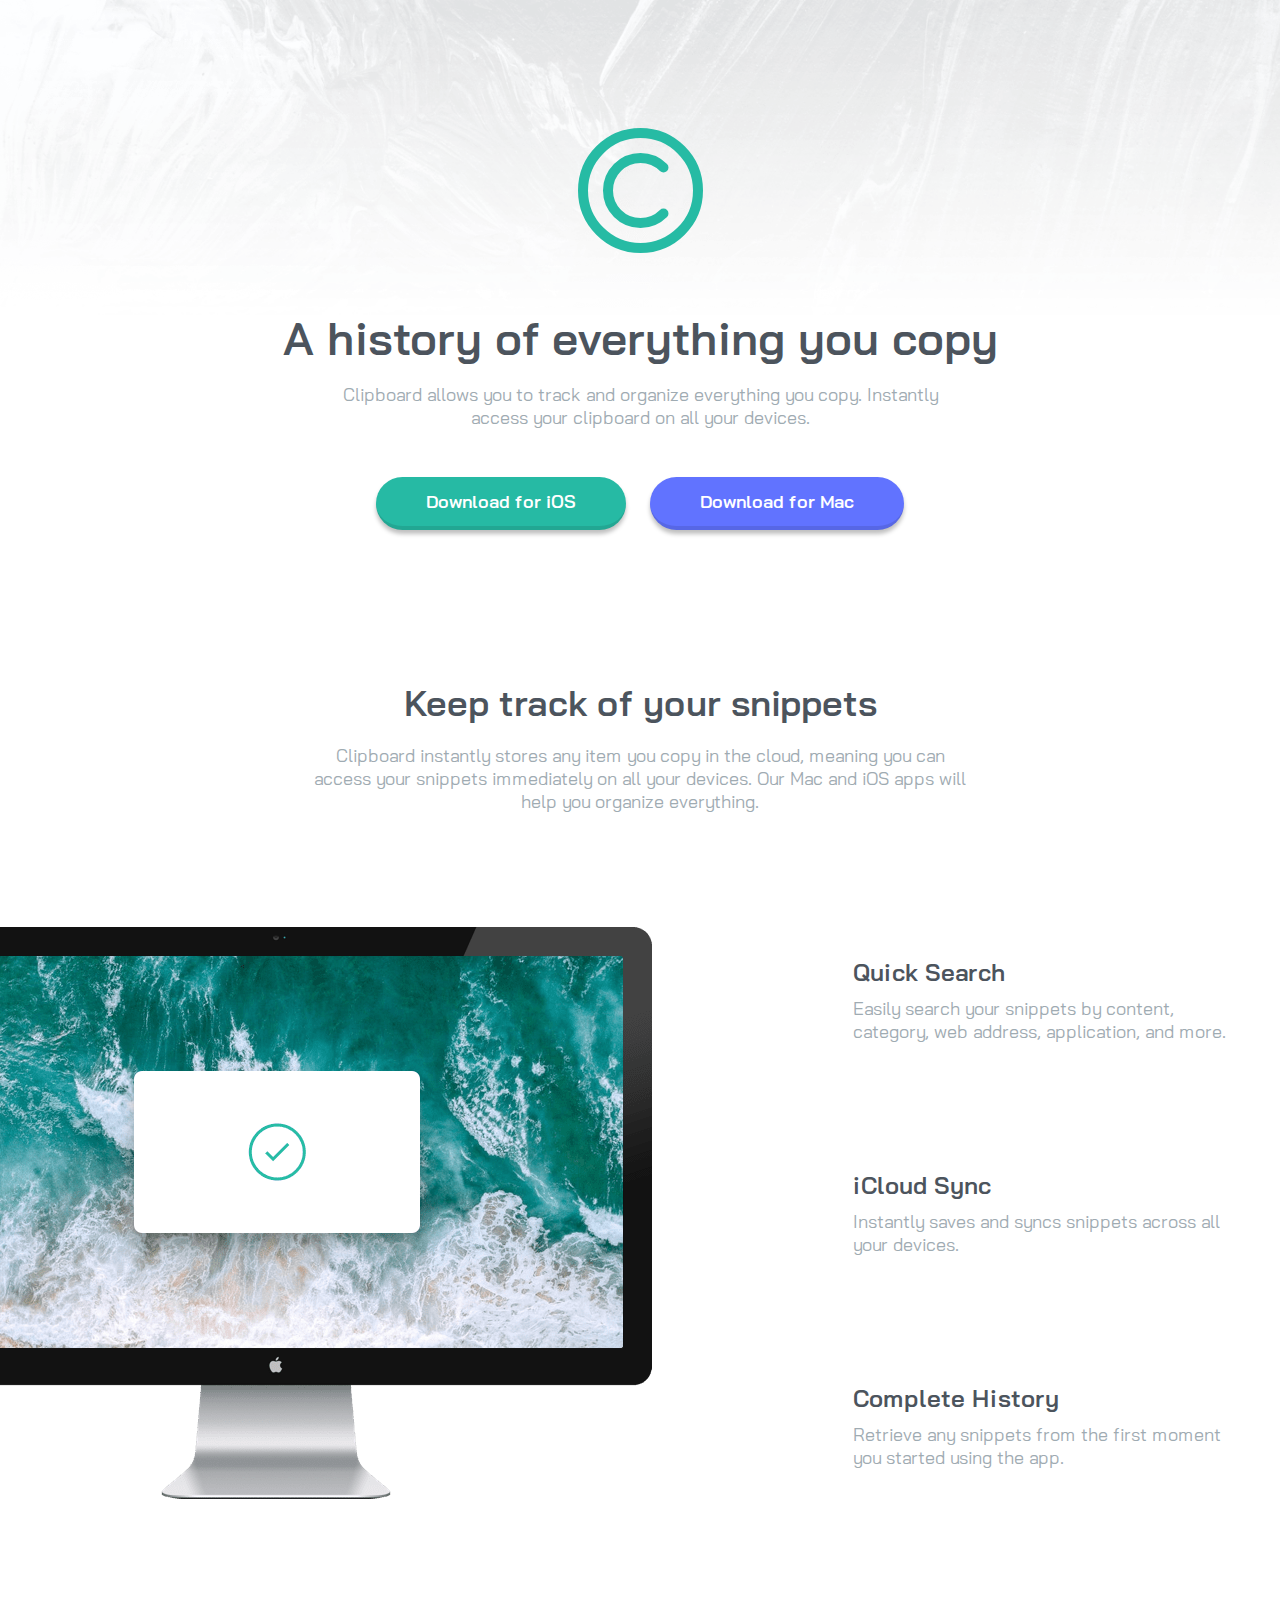
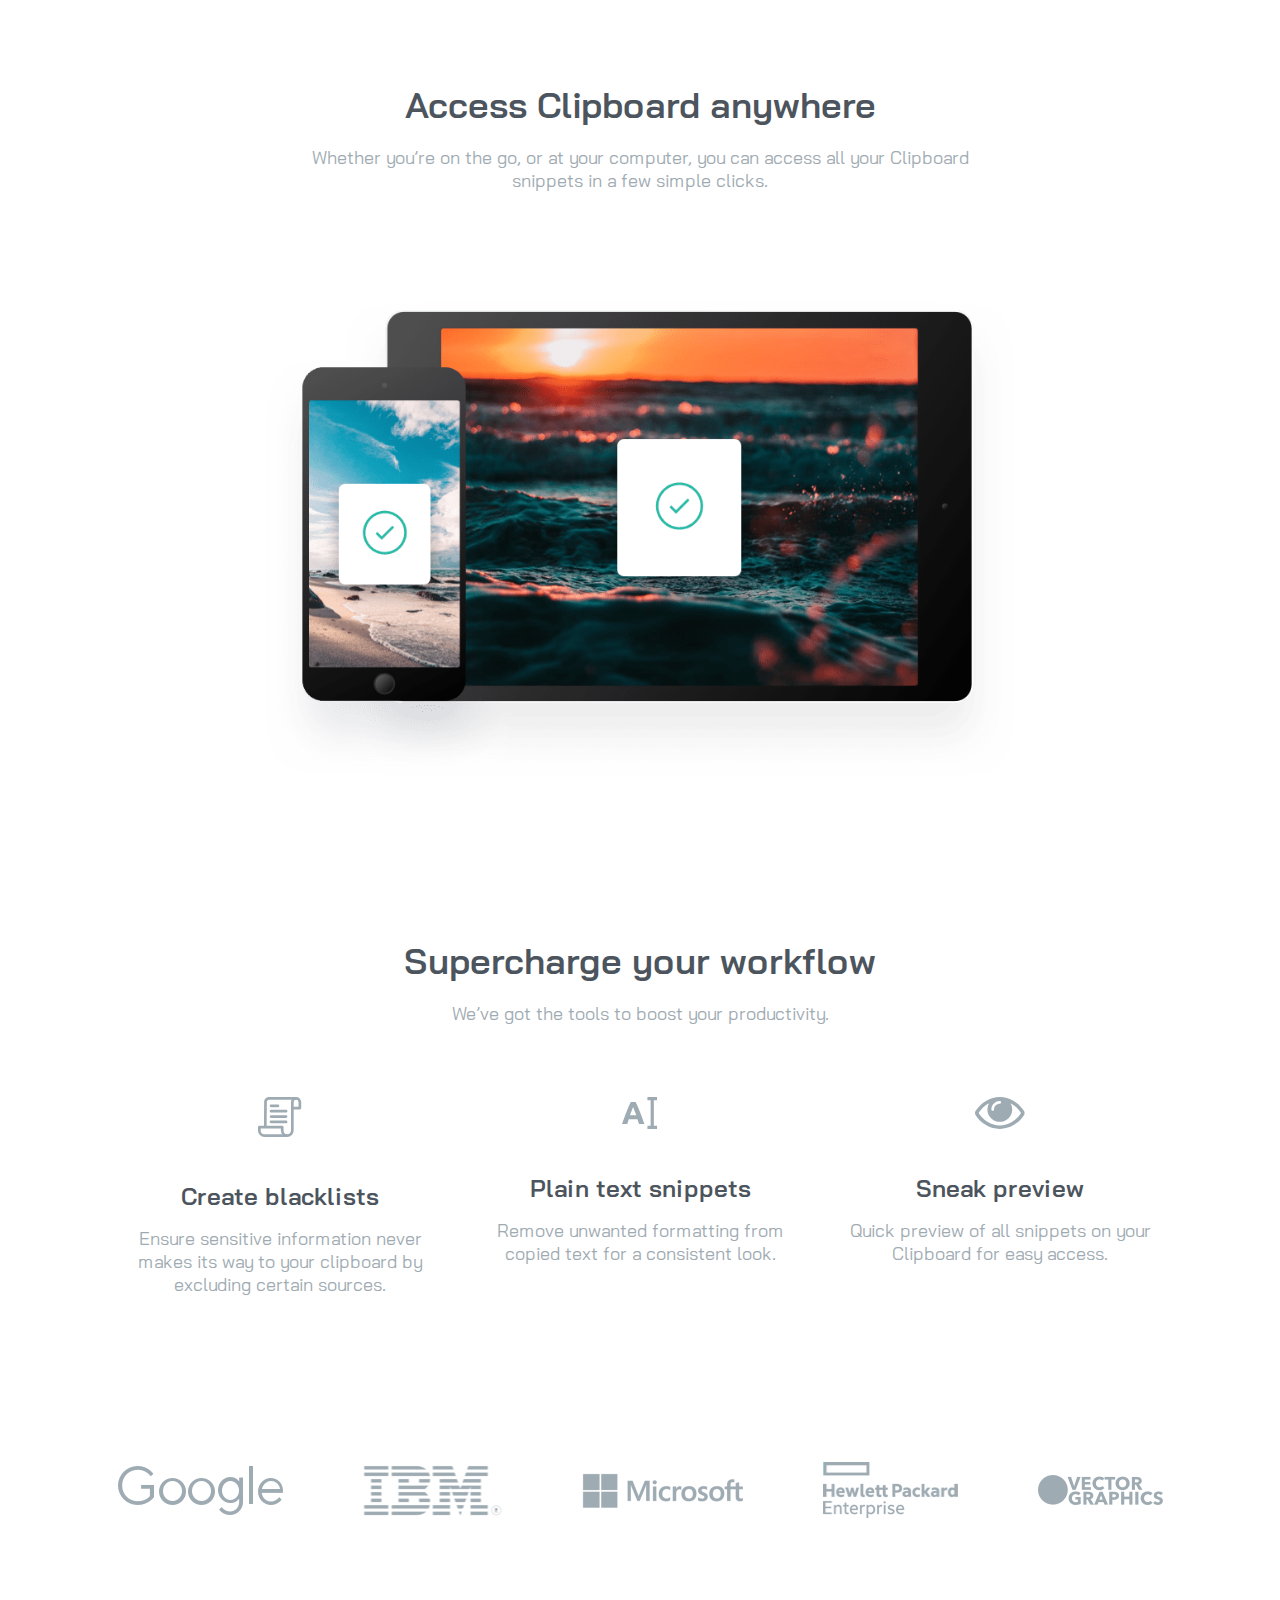
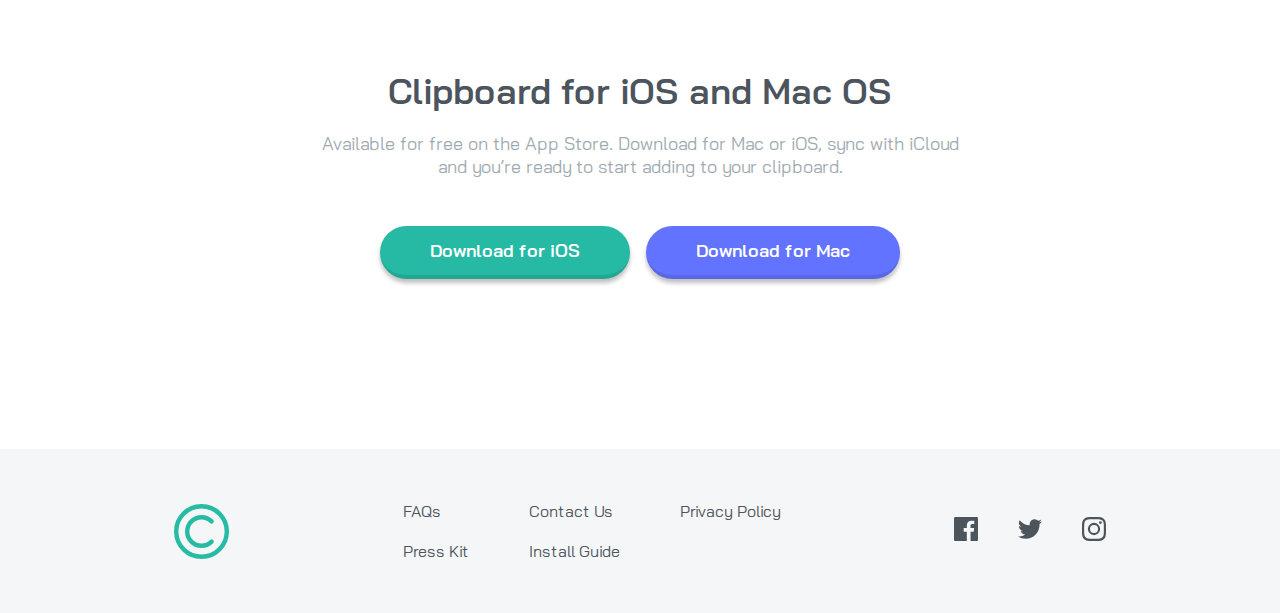
<file: clipboard-landing-page/src/index.html>
<!DOCTYPE html>
<html lang="en">
<head>
  <meta charset="UTF-8">
  <meta name="viewport" content="width=device-width, initial-scale=1.0">
  <link rel="preconnect" href="https://fonts.gstatic.com">
  <link href="https://fonts.googleapis.com/css2?family=Bai+Jamjuree:wght@400;600&display=swap" rel="stylesheet"> 
  <link rel="icon" type="image/png" sizes="32x32" href="./images/favicon-32x32.png">
  <link rel="stylesheet" href="css/main.css">
  <title>Clipboard landing page</title>
</head>
<body>





  <main class="main">





    <header class="hero">

      <img src="./images/logo.svg" alt="" class="logo hero__logo">

      <h1 class="heading hero__headline">A history of everything you copy</h1>
      <p class="paragraph hero__supporting">
        Clipboard allows you to track and organize everything you
        copy. Instantly access your clipboard on all your devices.
      </p>

      <nav class="hero__buttons">
        <a href="" class="btn btn--primary hero__button">Download for iOS</a>
        <a href="" class="btn btn--accent hero__button">Download for Mac</a>
      </nav>

    </header>





    <section class="benefits">

      <div class="benefits__top-cntnr">
        <h2 class="subheading benefits__subheading">Keep track of your snippets</h2>
        <p class="paragraph benefits__supporting">
          Clipboard instantly stores any item you copy in the cloud,
          meaning you can access your snippets immediately on all your
          devices. Our Mac and iOS apps will help you organize everything.
        </p>
      </div>

      <div class="benefits__left-cntnr">
        <img src="./images/image-computer.png" alt="" class="benefits__img">
      </div>

      <div class="benefits__right-cntnr">
        <h3 class="sub3heading benefits__benefit">Quick Search</h3>
        <p class="paragraph benefits__description">
          Easily search your snippets by content, category, web address, application, and more.
        </p>
      </div>

      <div class="benefits__right-cntnr">
        <h3 class="sub3heading benefits__benefit">iCloud Sync</h3>
        <p class="paragraph benefits__description">
          Instantly saves and syncs snippets across all your devices.
        </p>
      </div>

      <div class="benefits__right-cntnr">
        <h3 class="sub3heading benefits__benefit">Complete History</h3>
        <p class="paragraph benefits__description benefits__description--last">
          Retrieve any snippets from the first moment you started using the app.
        </p>
      </div>

    </section>





    <section class="reinforcement">

      <h2 class="subheading reinforcement__subheading">Access Clipboard anywhere</h2>
      <p class="paragraph reinforcement__supporting">
        Whether you’re on the go, or at your computer, you can access all your Clipboard
        snippets in a few simple clicks.
      </p>

      <img src="./images/image-devices.png" alt="" class="reinforcement__img">

    </section>





    <section class="features">

      <div class="features__intro">
        <h2 class="subheading features__subheading">Supercharge your workflow</h2>
        <p class="paragraph features__supporting">
          We’ve got the tools to boost your productivity.
        </p>
      </div>

      <div class="features__item">
        <img src="./images/icon-blacklist.svg" alt="" class="features__icon">
        <h3 class="sub3heading features__feature">Create blacklists</h3>
        <p class="paragraph features__description">
          Ensure sensitive information never makes its way to your clipboard by excluding certain sources.
        </p>
      </div>

      <div class="features__item">
        <img src="./images/icon-text.svg" alt="" class="features__icon">
        <h3 class="sub3heading features__feature">Plain text snippets</h3>
        <p class="paragraph features__description">
          Remove unwanted formatting from copied text for a consistent look.
        </p>
      </div>

      <div class="features__item">
        <img src="./images/icon-preview.svg" alt="" class="features__icon">
        <h3 class="sub3heading features__feature">Sneak preview</h3>
        <p class="paragraph features__description features__description--last">
          Quick preview of all snippets on your Clipboard for easy access.
        </p>
      </div>

    </section>





    <figure class="sponsors">
      <img src="./images/logo-google.png" alt="Sponsored by Google" class="sponsor">
      <img src="./images/logo-ibm.png" alt="Sponsored by IBM" class="sponsor">
      <img src="./images/logo-microsoft.png" alt="Sponsored by Microsoft" class="sponsor">
      <img src="./images/logo-hp.png" alt="Sponsored by Hewlett Packard" class="sponsor">
      <img src="./images/logo-vector-graphics.png" alt="Sponsored by Vector Graphics" class="sponsor">
    </figure>





    <section class="download">

      <h2 class="subheading download__subheading">Clipboard for iOS and Mac OS</h2>
      <p class="paragraph download__supporting">
        Available for free on the App Store. Download for Mac or iOS, sync with iCloud
        and you’re ready to start adding to your clipboard.
      </p>

      <nav class="download__buttons">
        <a href="" class="btn btn--primary download__button">Download for iOS</a>
        <a href="" class="btn btn--accent download__button">Download for Mac</a>
      </nav>

    </section>





  </main>





  <footer class="footer">

    <img src="./images/logo.svg" alt="" class="logo footer__logo">

    <nav class="footer__nav">
      <a href="" class="footer__link">FAQs</a>
      <a href="" class="footer__link">Contact Us</a>
      <a href="" class="footer__link">Privacy Policy</a>
      <a href="" class="footer__link">Press Kit</a>
      <a href="" class="footer__link">Install Guide</a>
    </nav>

    <nav class="socials">
      <a href="https://web.facebook.com/" aria-label="Follow us on facebook" target="_blank">
        <span class="sr-only">facebook</span>
        <svg width="24" height="24" xmlns="http://www.w3.org/2000/svg"><path d="M22.675 0H1.325C.593 0 0 .593 0 1.325v21.351C0 23.407.593 24 1.325 24H12.82v-9.294H9.692v-3.622h3.128V8.413c0-3.1 1.893-4.788 4.659-4.788 1.325 0 2.463.099 2.795.143v3.24l-1.918.001c-1.504 0-1.795.715-1.795 1.763v2.313h3.587l-.467 3.622h-3.12V24h6.116c.73 0 1.323-.593 1.323-1.325V1.325C24 .593 23.407 0 22.675 0z" fill="#4C545C" fill-rule="nonzero" class="social"/></svg>
      </a>
      <a href="https://twitter.com/" aria-label="Follow us on twitter" target="_blank">
        <span class="sr-only">twitter</span>
        <svg width="24" height="20" xmlns="http://www.w3.org/2000/svg"><path d="M24 2.557a9.83 9.83 0 01-2.828.775A4.932 4.932 0 0023.337.608a9.864 9.864 0 01-3.127 1.195A4.916 4.916 0 0016.616.248c-3.179 0-5.515 2.966-4.797 6.045A13.978 13.978 0 011.671 1.149a4.93 4.93 0 001.523 6.574 4.903 4.903 0 01-2.229-.616c-.054 2.281 1.581 4.415 3.949 4.89a4.935 4.935 0 01-2.224.084 4.928 4.928 0 004.6 3.419A9.9 9.9 0 010 17.54a13.94 13.94 0 007.548 2.212c9.142 0 14.307-7.721 13.995-14.646A10.025 10.025 0 0024 2.557z" fill="#4C545C" fill-rule="nonzero" class="social"/></svg>
      </a>
      <a href="https://www.instagram.com/" aria-label="Follow us on instagram" target="_blank">
        <span class="sr-only">instagram</span>
        <svg width="24" height="24" xmlns="http://www.w3.org/2000/svg"><path d="M12 2.163c3.204 0 3.584.012 4.85.07 3.252.148 4.771 1.691 4.919 4.919.058 1.265.069 1.645.069 4.849 0 3.205-.012 3.584-.069 4.849-.149 3.225-1.664 4.771-4.919 4.919-1.266.058-1.644.07-4.85.07-3.204 0-3.584-.012-4.849-.07-3.26-.149-4.771-1.699-4.919-4.92-.058-1.265-.07-1.644-.07-4.849 0-3.204.013-3.583.07-4.849.149-3.227 1.664-4.771 4.919-4.919 1.266-.057 1.645-.069 4.849-.069zM12 0C8.741 0 8.333.014 7.053.072 2.695.272.273 2.69.073 7.052.014 8.333 0 8.741 0 12c0 3.259.014 3.668.072 4.948.2 4.358 2.618 6.78 6.98 6.98C8.333 23.986 8.741 24 12 24c3.259 0 3.668-.014 4.948-.072 4.354-.2 6.782-2.618 6.979-6.98.059-1.28.073-1.689.073-4.948 0-3.259-.014-3.667-.072-4.947-.196-4.354-2.617-6.78-6.979-6.98C15.668.014 15.259 0 12 0zm0 5.838a6.162 6.162 0 100 12.324 6.162 6.162 0 000-12.324zM12 16a4 4 0 110-8 4 4 0 010 8zm6.406-11.845a1.44 1.44 0 100 2.881 1.44 1.44 0 000-2.881z" fill="#4C545C" fill-rule="nonzero" class="social"/></svg>
      </a>
    </nav>

  </footer>





</body>
</html>
</file>
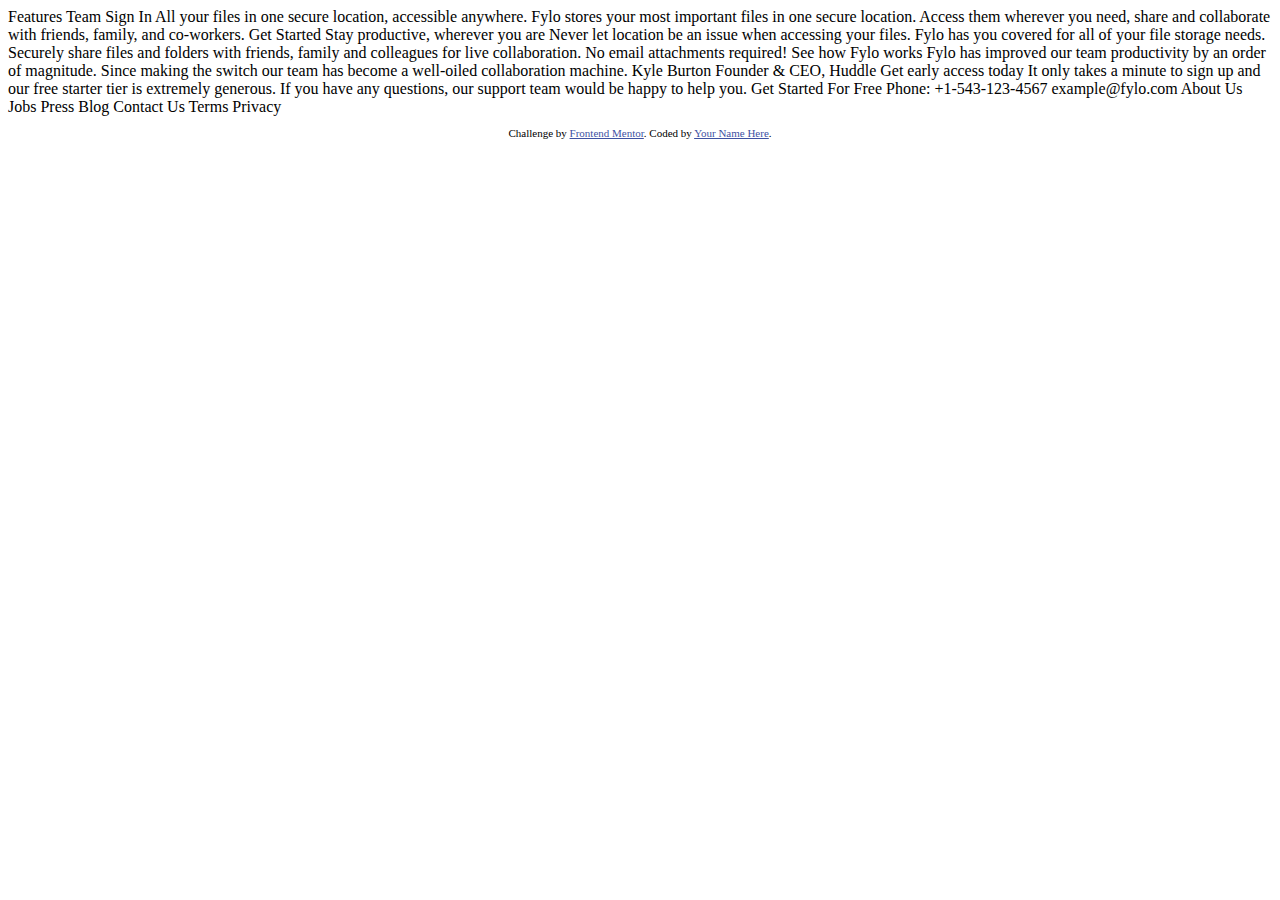
<file: fylo-landing-page-two-column-layout-main/src/index.html>
<!DOCTYPE html>
<html lang="en">
<head>
  <meta charset="UTF-8">
  <meta name="viewport" content="width=device-width, initial-scale=1.0"> <!-- displays site properly based on user's device -->

  <link rel="icon" type="image/png" sizes="32x32" href="./images/favicon-32x32.png">
  
  <title>Frontend Mentor | Fylo landing page with two column layout</title>

  <!-- Feel free to remove these styles or customise in your own stylesheet 👍 -->
  <style>
    .attribution { font-size: 11px; text-align: center; }
    .attribution a { color: hsl(228, 45%, 44%); }
  </style>
</head>
<body>

  Features
  Team
  Sign In

  All your files in one secure location, accessible anywhere.

  Fylo stores your most important files in one secure location. 
  Access them wherever you need, share and collaborate with friends, 
  family, and co-workers.

  Get Started

  Stay productive, wherever you are

  Never let location be an issue when accessing your files. Fylo has you 
  covered for all of your file storage needs.

  Securely share files and folders with friends, family and colleagues for 
  live collaboration. No email attachments required!

  See how Fylo works

  Fylo has improved our team productivity by an order of magnitude. Since 
  making the switch our team has become a well-oiled collaboration machine.

  Kyle Burton
  Founder & CEO, Huddle

  Get early access today

  It only takes a minute to sign up and our free starter tier is extremely generous. 
  If you have any questions, our support team would be happy to help you.

  Get Started For Free

  Phone: +1-543-123-4567
  example@fylo.com

  About Us
  Jobs
  Press
  Blog

  Contact Us
  Terms
  Privacy

  <footer>
    <p class="attribution">
      Challenge by <a href="https://www.frontendmentor.io?ref=challenge" target="_blank">Frontend Mentor</a>. 
      Coded by <a href="#">Your Name Here</a>.
    </p>
  </footer>
</body>
</html>
</file>
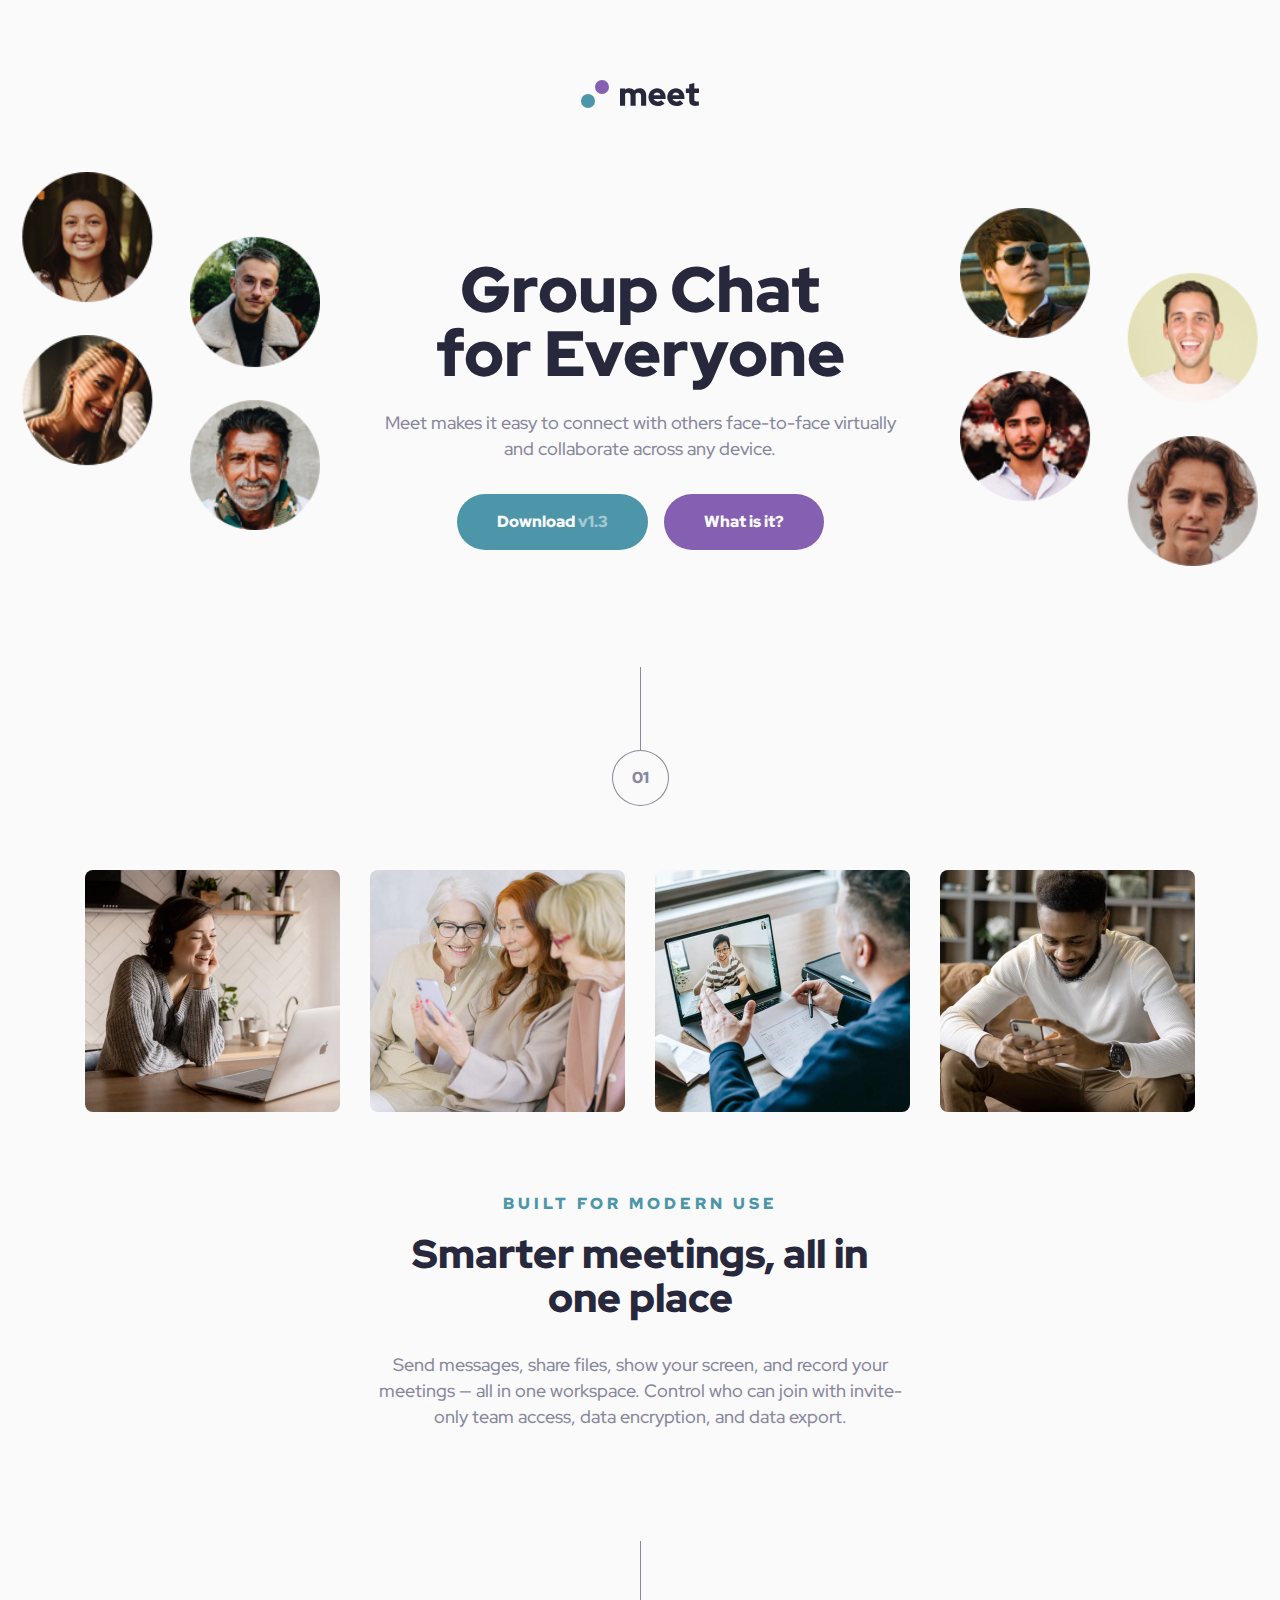
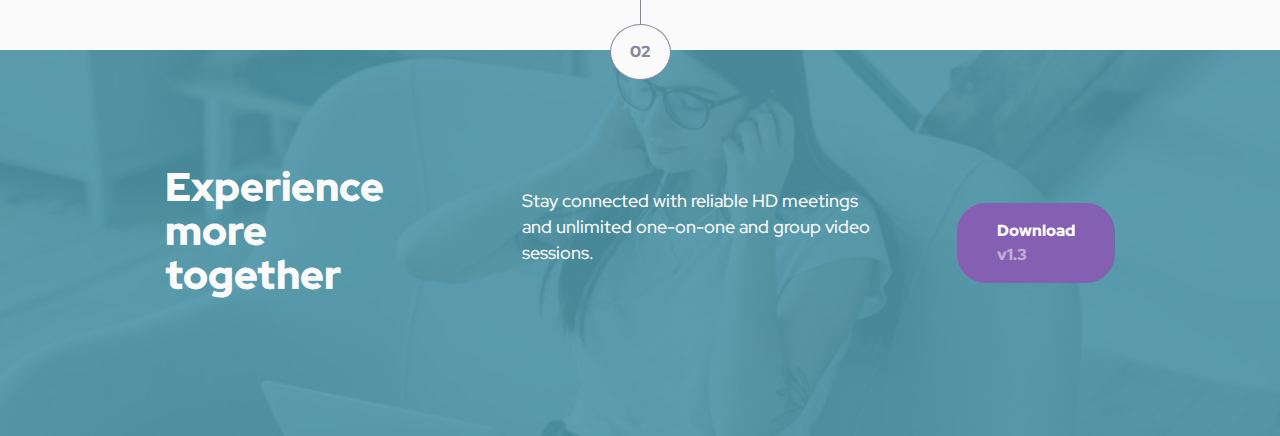
<file: meet_landing_page/src/index.html>
<!DOCTYPE html>
<html lang="en">
<head>
  <meta charset="UTF-8">
  <meta name="viewport" content="width=device-width, initial-scale=1.0">

  <link rel="icon" type="image/png" sizes="32x32" href="./assets/favicon.webp">
  <link rel="preconnect" href="https://fonts.gstatic.com">
  <link href="https://fonts.googleapis.com/css2?family=Red+Hat+Display:wght@500;900&display=swap" rel="stylesheet"> 
  <link rel="stylesheet" href="./css/main.css">
  
  <title>Meet</title>
</head>
<body>
  <main class="container">

    <header class="hero">
      <img src="./assets/logo.svg" alt="" class="logo hero__logo">
      <div class="hero__decoration--1"></div>
      <div class="hero__decoration--2"></div>
      <div class="hero__container">
        <div class="hero__decoration"></div>
        <h1 class="heading hero__heading">Group Chat for Everyone</h1>
        <p class="paragraph paragraph--dark hero__paragraph">
          Meet makes it easy to connect with others face-to-face virtually
          and collaborate across any device.
        </p>
        <div class="hero__buttons">
          <a href="#" class="btn btn--cyan" role="button">Download <span class="btn__transparent">v1.3</span></a>
          <a href="#" class="btn btn--violet" role="button">What is it?</a>
        </div>
      </div>
    </header>

    <div class="sectioning-container">
      <div class="sectioning" tabindex="0" aria-hidden="true">01</div>
    </div>

    <figure class="gallery">
      <img src="./assets/desktop/image-woman-in-videocall.jpg" alt="Young woman having a videocall" class="gallery__image">
      <img src="./assets/desktop/image-women-videochatting.jpg" alt="Three women video chatting" class="gallery__image">
      <img src="./assets/desktop/image-men-in-meeting.jpg" alt="Two men having a meeting through video chat" class="gallery__image">
      <img src="./assets/desktop/image-man-texting.jpg" alt="A man texting on his mobile phone" class="gallery__image">
    </figure>

    <section class="description">
      <p class="overline description__overline">Built for modern use</p>
      <h2 class="subheading subheading--dark description__subheading">Smarter meetings, all in one place</h2>
      <p class="paragraph paragraph--dark description__paragraph">
        Send messages, share files, show your screen, and record your meetings — all in one
        workspace. Control who can join with invite-only team access, data encryption, and data export.
      </p>
    </section>

    <div class="sectioning-container sectioning-container--modified">
      <div class="sectioning" tabindex="0" aria-hidden="true">02</div>
    </div>

    <footer class="footer">
      <div class="footer__overlay"></div>
      <h2 class="subheading subheading--light footer__subheading">Experience more together</h2>
      <p class="paragraph paragraph--light footer__paragraph">Stay connected with reliable HD meetings and unlimited one-on-one and group video sessions.</p>
      <a href="#" class="btn btn--violet" role="button">Download <span class="btn__transparent">v1.3</span></a>
    </footer>

  </main>
</body>
</html>
</file>
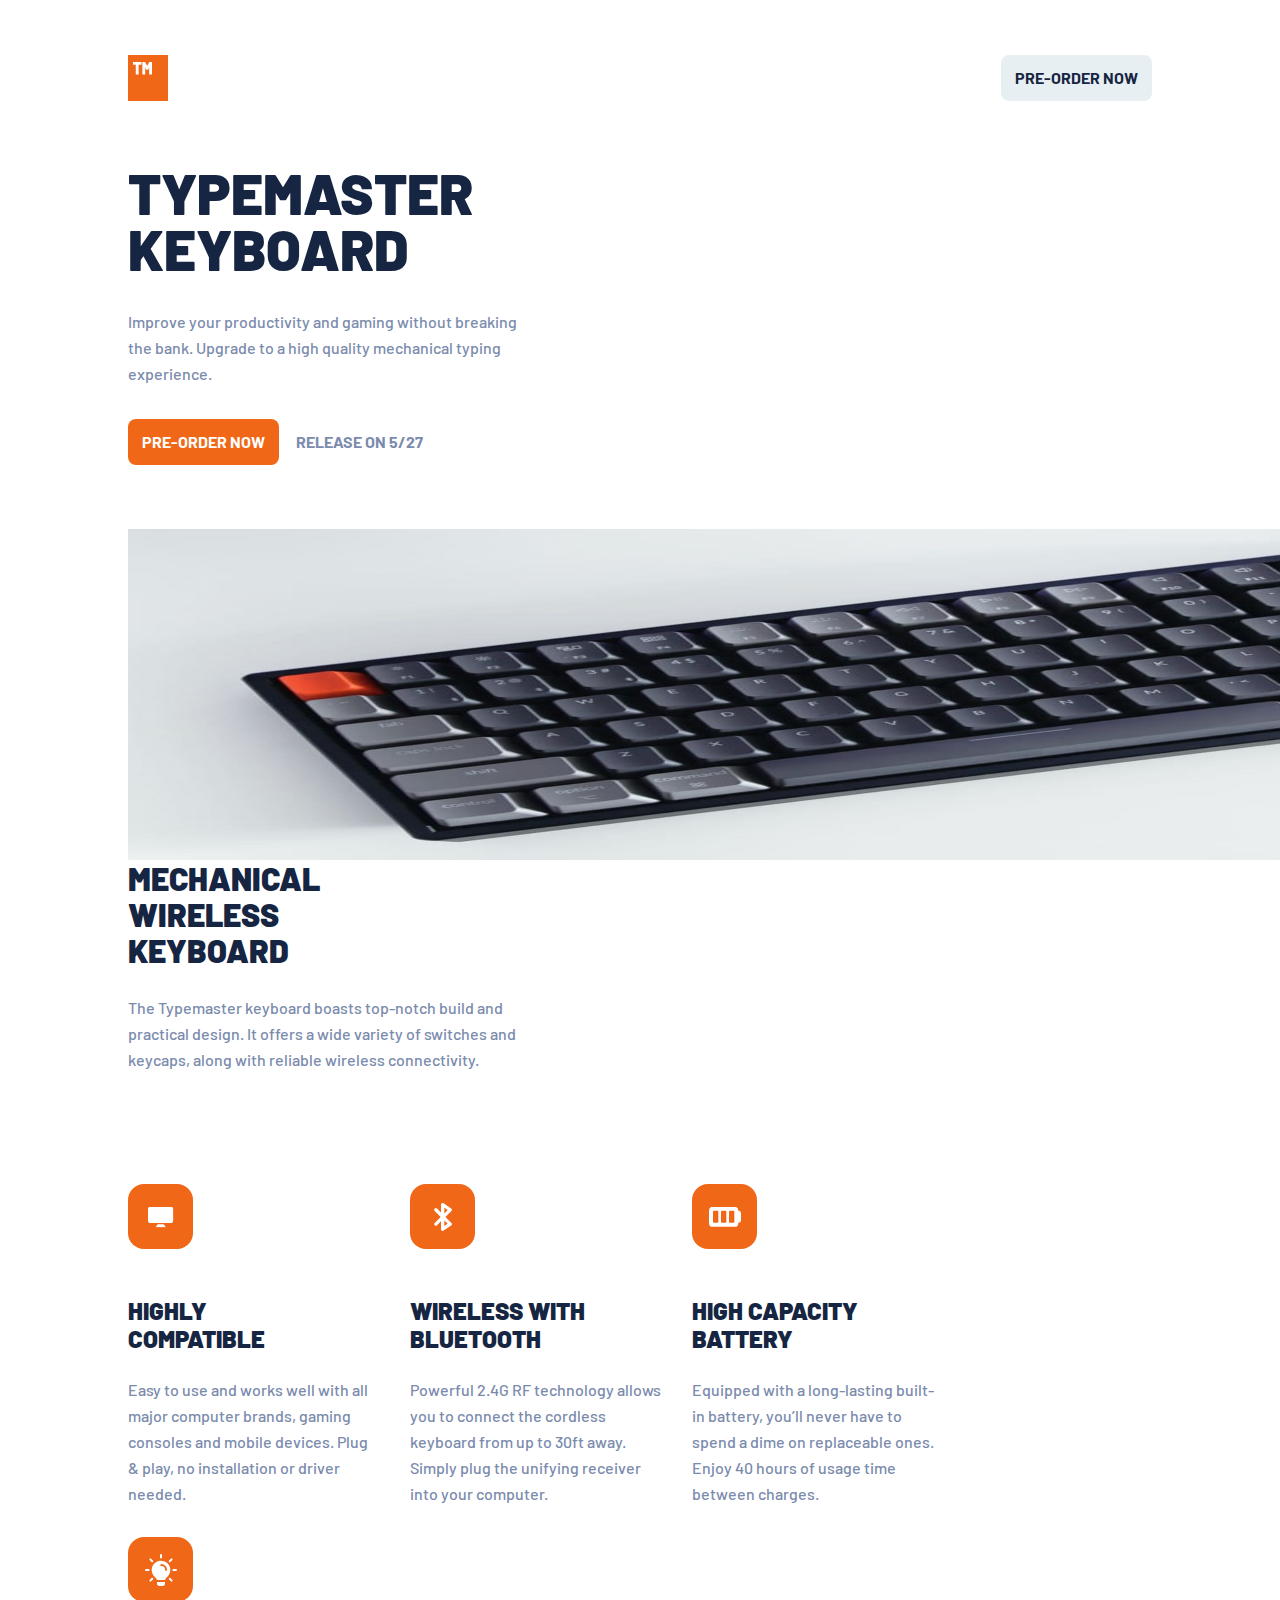
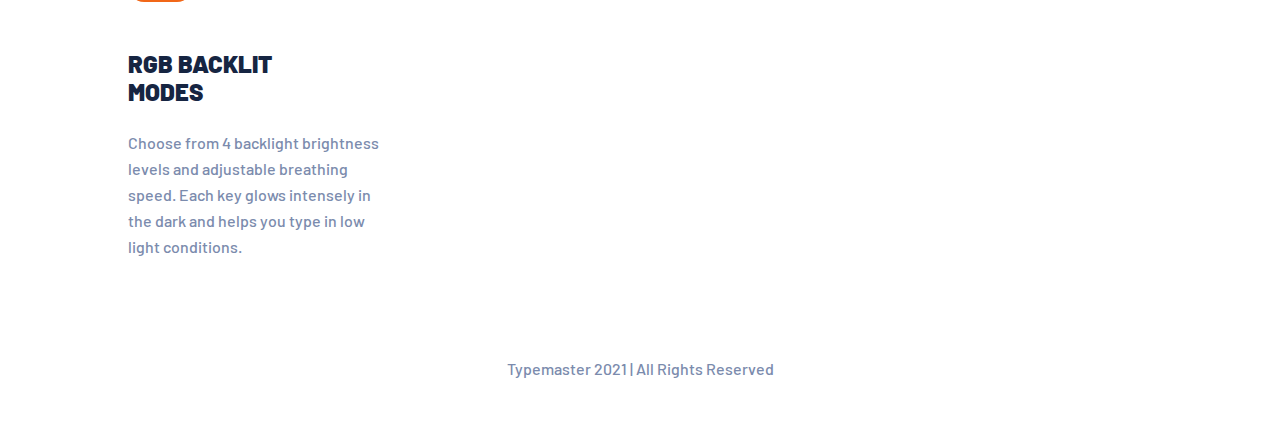
<file: typemaster_pre_launch_landing_page/src/index.html>
<!DOCTYPE html>
<html lang="en">
<head>
  <meta charset="UTF-8">
  <meta name="viewport" content="width=device-width, initial-scale=1.0">

  <link rel="icon" type="image/png" sizes="32x32" href="./assets/favicon-32x32.png">
  <link rel="preconnect" href="https://fonts.gstatic.com">
  <link href="https://fonts.googleapis.com/css2?family=Barlow:wght@500;700;900&display=swap" rel="stylesheet"> 
  <link rel="stylesheet" href="./css/main.css">
  <title>Typemaster pre-launch landing page</title>
</head>
<body>

  <main class="main-container">

    <header class="header">
      <img src="./assets/shared/logo.svg" alt="">
      <a href="#" class="btn btn--neutral header__btn" role="button">Pre-order now</a>
    </header>

    <section class="hero">
      <h1 class="heading hero__heading">Typemaster keyboard</h1>
      <p class="paragraph hero__paragraph">
        Improve your productivity and gaming without breaking the bank. Upgrade to a high quality
        mechanical typing experience.
      </p>
      <a href="#" class="btn btn--primary hero__btn" role="button">Pre-order now</a>
      <p class="btn btn--psuedo hero__btn">Release on 5/27</p>
      <figure class="figure hero__figure"></figure>
    </section>

    <section class="description">
      <figure class="description__figure">
        <div class="figure"></div>
        <div class="figure"></div>
      </figure>
      <h2 class="subheading description__subheading">Mechanical wireless keyboard</h2>
      <p class="paragraph description__paragraph">
        The Typemaster keyboard boasts top-notch build and practical design. It offers a wide variety
        of switches and keycaps, along with reliable wireless connectivity.
      </p>
    </section>

    <section class="features">
      <div class="feature">
        <div class="icon feature__icon"><img src="./assets/shared/icon-compatible.svg" alt=""></div>
        <h3 class="s3heading feature__s3heading">Highly compatible</h3>
        <p class="paragraph feature__paragraph">
          Easy to use and works well with all major computer brands, gaming consoles and mobile devices.
          Plug & play, no installation or driver needed.
        </p>
      </div>
      <div class="feature">
        <div class="icon feature__icon"><img src="./assets/shared/icon-bluetooth.svg" alt=""></div>
        <h3 class="s3heading feature__s3heading">Wireless with bluetooth</h3>
        <p class="paragraph feature__paragraph">
          Powerful 2.4G RF technology allows you to connect the cordless keyboard from up to 30ft away.
          Simply plug the unifying receiver into your computer.
        </p>
      </div>
      <div class="feature">
        <div class="icon feature__icon"><img src="./assets/shared/icon-battery.svg" alt=""></div>
        <h3 class="s3heading feature__s3heading">High capacity battery</h3>
        <p class="paragraph feature__paragraph">
          Equipped with a long-lasting built-in battery, you’ll never have to spend a dime on replaceable ones.
          Enjoy 40 hours of usage time between charges.
        </p>
      </div>
      <div class="feature">
        <div class="icon feature__icon"><img src="./assets/shared/icon-light.svg" alt=""></div>
        <h3 class="s3heading feature__s3heading">RGB backlit modes</h3>
        <p class="paragraph feature__paragraph">
          Choose from 4 backlight brightness levels and adjustable breathing speed. Each key glows intensely in the dark and helps
          you type in low light conditions.
        </p>
      </div>
    </section>

    <footer class="footer">
      <p class="paragraph footer__paragraph"><span class="paragraph--bold">Typemaster 2021 |</span> All Rights Reserved</p>
    </footer>

  </main>

</body>
</html>
</file>
<file: clipboard-landing-page/src/css/main.css>
:root {
  --clr-primary-500: #26baa4;
  --clr-accent-500: #6173ff;
  --clr-neutral-500: #4c545d;
  --clr-neutral-400: #9fabb2;
  --fw-regular: 400;
  --fw-semi-bold: 600;
  --fs-xl: 2rem;
  --fs-lg: 1.75rem;
  --fs-md: 1.5rem;
  --fs-sm: 1.125rem;
  --fs-xs: 1rem;
  --lh-heading: 2rem;
  --lh-subheading: 1.75rem;
  --lh-paragraph: 1.625rem;
}
@media (min-width: 767px) {
  :root {
    --fs-xl: 2.875rem;
    --fs-lg: 2.25rem;
  }
}

*,
*::before,
*::after {
  box-sizing: border-box;
}

ul[class],
ol[class] {
  padding: 0;
}

body,
h1,
h2,
h3,
p,
ul[class],
ol[class],
li {
  margin: 0;
}

body {
  min-height: 100vh;
  scroll-behavior: smooth;
  text-rendering: optimizeSpeed;
}

ul[class],
ol[class] {
  list-style: none;
}

a:not([class]) {
  -webkit-text-decoration-skip: ink;
          text-decoration-skip-ink: auto;
}

img {
  max-width: 100%;
  display: block;
}

html {
  font-family: "Bai Jamjuree", sans-serif;
}

.heading,
.subheading,
.sub3heading {
  font-weight: var(--fw-semi-bold);
  color: var(--clr-neutral-500);
}

.heading {
  font-size: var(--fs-xl);
}

.subheading {
  font-size: var(--fs-lg);
}

.sub3heading {
  font-size: var(--fs-md);
}

.paragraph {
  font-size: var(--fs-sm);
  font-weight: var(--fw-regular);
  color: var(--clr-neutral-400);
}

.sr-only {
  position: absolute;
  left: -10000px;
  top: auto;
  width: 1px;
  height: 1px;
  overflow: hidden;
}

.btn {
  display: inline-block;
  padding: 0.8125rem 3.125rem;
  font-size: var(--fs-sm);
  font-weight: var(--fw-semi-bold);
  color: #fff;
  text-decoration: none;
  border-radius: 28px;
  border-bottom: 4px solid rgba(0, 0, 0, 0.1);
  box-shadow: 0 4px 4px rgba(0, 0, 0, 0.25);
}
.btn:hover, .btn:focus {
  opacity: 0.7;
  transition: 250ms ease-in-out;
}

.btn--primary {
  background-color: var(--clr-primary-500);
}

.btn--accent {
  background-color: var(--clr-accent-500);
}

.socials {
  display: flex;
  flex-direction: row;
  justify-content: center;
  align-items: center;
  gap: 40px;
}

.social:focus, .social:hover {
  fill: var(--clr-primary-500);
  transition: 250ms ease-in-out;
}

.main {
  display: flex;
  flex-direction: column;
  justify-content: center;
  align-items: center;
  padding: 0 15px;
  background-image: url(../images/bg-header-mobile.png);
  background-size: 100vw;
  background-repeat: no-repeat;
  background-position: top center;
}
@media (min-width: 1025px) {
  .main {
    padding: 0;
    background-image: url(../images/bg-header-desktop.png);
  }
}

.hero {
  display: flex;
  flex-direction: column;
  justify-content: center;
  align-items: center;
  margin: 123px 0 160px 0;
  text-align: center;
}
@media (min-width: 767px) {
  .hero {
    margin: 128px 0 150px 0;
  }
}

.hero__logo {
  width: 125px;
  height: 125px;
  margin-bottom: 64px;
}
@media (min-width: 767px) {
  .hero__logo {
    margin-bottom: 56px;
  }
}

.hero__headline {
  max-width: 15ch;
  margin-bottom: 1rem;
}
@media (min-width: 767px) {
  .hero__headline {
    max-width: -webkit-fit-content;
    max-width: -moz-fit-content;
    max-width: fit-content;
  }
}

.hero__supporting {
  max-width: 30ch;
  margin-bottom: 3rem;
}
@media (min-width: 767px) {
  .hero__supporting {
    max-width: 55ch;
  }
}

.hero__buttons {
  display: flex;
  flex-direction: row;
  justify-content: center;
  align-items: center;
  flex-wrap: wrap;
  gap: 24px;
}

.reinforcement {
  display: flex;
  flex-direction: column;
  justify-content: center;
  align-items: center;
  margin-bottom: 130px;
  text-align: center;
}
@media (min-width: 767px) {
  .reinforcement {
    margin-bottom: 161px;
  }
}

.reinforcement__subheading {
  max-width: 15ch;
  margin-bottom: 1rem;
}
@media (min-width: 767px) {
  .reinforcement__subheading {
    max-width: -webkit-fit-content;
    max-width: -moz-fit-content;
    max-width: fit-content;
    margin-bottom: 1.1875rem;
  }
}

.reinforcement__supporting {
  max-width: 30ch;
  margin-bottom: 4rem;
}
@media (min-width: 767px) {
  .reinforcement__supporting {
    max-width: 60ch;
    margin-bottom: 6.875rem;
  }
}

.reinforcement__img {
  max-width: 311px;
  max-height: 182px;
}
@media (min-width: 767px) {
  .reinforcement__img {
    max-width: 812px;
    max-height: 475px;
  }
}

.benefits {
  display: flex;
  flex-direction: column;
  justify-content: center;
  align-items: center;
  margin-bottom: 186px;
  text-align: center;
}
@media (min-width: 1025px) {
  .benefits {
    position: relative;
    display: grid;
    grid-template: repeat(4, 1fr)/repeat(6, 1fr);
    width: min(100%, 1440px);
    margin-bottom: 150px;
  }
}

.benefits__top-cntnr {
  display: flex;
  flex-direction: column;
  justify-content: center;
  align-items: center;
  grid-row: 1;
  grid-column: 1/-1;
}

.benefits__left-cntnr {
  grid-row: 2/-1;
  grid-column: 1/span 3;
}

.benefits__right-cntnr {
  grid-column: 5/span 2;
}
@media (min-width: 1025px) {
  .benefits__right-cntnr {
    text-align: left;
  }
}

.benefits__subheading {
  max-width: 15ch;
  margin-bottom: 1rem;
}
@media (min-width: 767px) {
  .benefits__subheading {
    max-width: -webkit-fit-content;
    max-width: -moz-fit-content;
    max-width: fit-content;
    margin-bottom: 1.1875rem;
  }
}

.benefits__supporting {
  max-width: 30ch;
  margin-bottom: 4.0625rem;
}
@media (min-width: 767px) {
  .benefits__supporting {
    max-width: 60ch;
    margin-bottom: 5rem;
  }
}

.benefits__img {
  max-width: min(312px, 100%);
  max-height: 238px;
  margin-bottom: 56px;
}
@media (min-width: 767px) {
  .benefits__img {
    max-width: 100%;
    max-height: 572px;
  }
}
@media (min-width: 1025px) {
  .benefits__img {
    max-width: 752px;
    margin-bottom: 0;
    transform: translateX(-100px);
  }
}

.benefits__benefit {
  margin-bottom: 0.625rem;
}

.benefits__description {
  max-width: 30ch;
  margin-bottom: 3rem;
}
@media (min-width: 767px) {
  .benefits__description {
    max-width: 34ch;
    margin-bottom: 3.5rem;
    text-align: left;
  }
}
@media (min-width: 1025px) {
  .benefits__description {
    margin-bottom: 0;
  }
}

.benefits__description--last {
  margin-bottom: 0;
}

.features {
  display: flex;
  flex-direction: column;
  justify-content: center;
  align-items: center;
  margin-bottom: 131px;
  text-align: center;
}
@media (min-width: 767px) {
  .features {
    display: grid;
    grid-template: repeat(2, auto)/repeat(3, auto);
    row-gap: 4.5rem;
    -moz-column-gap: 1.875rem;
         column-gap: 1.875rem;
    margin-bottom: 150px;
  }
}

.features__intro {
  display: flex;
  flex-direction: column;
  justify-content: center;
  align-items: center;
  grid-row: 1;
  grid-column: 1/-1;
}

.features__item {
  display: flex;
  flex-direction: column;
  justify-content: center;
  align-items: center;
  align-self: flex-start;
  grid-row: 2;
}

.features__subheading {
  max-width: 15ch;
  margin-bottom: 0.6875rem;
}
@media (min-width: 767px) {
  .features__subheading {
    max-width: -webkit-fit-content;
    max-width: -moz-fit-content;
    max-width: fit-content;
    margin-bottom: 1.1875rem;
  }
}

.features__supporting {
  max-width: 30ch;
  margin-bottom: 5.625rem;
}
@media (min-width: 767px) {
  .features__supporting {
    max-width: -webkit-fit-content;
    max-width: -moz-fit-content;
    max-width: fit-content;
    margin-bottom: 0;
  }
}

.features__icon {
  margin-bottom: 40px;
}
@media (min-width: 767px) {
  .features__icon {
    margin-bottom: 44px;
  }
}

.features__feature {
  margin-bottom: 1.125rem;
}
@media (min-width: 767px) {
  .features__feature {
    margin-bottom: 1rem;
  }
}

.features__description {
  max-width: 30ch;
  margin-bottom: 3.5rem;
}
@media (min-width: 767px) {
  .features__description {
    margin-bottom: 0;
  }
}

.features__description--last {
  margin-bottom: 0;
}

.sponsors {
  display: flex;
  flex-direction: column;
  justify-content: center;
  align-items: center;
  margin-bottom: 170px;
  gap: 80px;
}
@media (min-width: 767px) {
  .sponsors {
    margin-bottom: 150px;
    flex-direction: row;
    flex-wrap: wrap;
  }
}

.download {
  display: flex;
  flex-direction: column;
  justify-content: center;
  align-items: center;
  text-align: center;
}

.download__subheading {
  max-width: 17ch;
  margin-bottom: 1rem;
}
@media (min-width: 767px) {
  .download__subheading {
    max-width: -webkit-fit-content;
    max-width: -moz-fit-content;
    max-width: fit-content;
    margin-bottom: 1.1875rem;
  }
}

.download__supporting {
  max-width: 25ch;
  margin-bottom: 2.875rem;
}
@media (min-width: 767px) {
  .download__supporting {
    max-width: 60ch;
    margin-bottom: 3rem;
  }
}

.download__buttons {
  display: flex;
  flex-direction: row;
  justify-content: center;
  align-items: center;
  flex-wrap: wrap;
  gap: 24px;
}
@media (min-width: 767px) {
  .download__buttons {
    gap: 16px;
  }
}

.footer {
  display: flex;
  flex-direction: column;
  justify-content: center;
  align-items: center;
  margin-top: 170px;
  padding: 52px 0;
  background-color: rgba(158, 171, 178, 0.1);
}
@media (min-width: 767px) {
  .footer {
    flex-direction: row;
    justify-content: space-evenly;
  }
}

.footer__logo {
  margin-bottom: 40px;
  max-width: 55px;
  max-height: 55px;
}
@media (min-width: 767px) {
  .footer__logo {
    margin-bottom: 0;
  }
}

.footer__nav {
  display: flex;
  flex-direction: column;
  justify-content: center;
  align-items: center;
  gap: 20px;
  margin-bottom: 50px;
}
@media (min-width: 767px) {
  .footer__nav {
    margin-bottom: 0;
    display: grid;
    grid-template: repeat(2, auto)/repeat(3, auto);
    -moz-column-gap: 60px;
         column-gap: 60px;
  }
}

.footer__link {
  color: var(--clr-neutral-500);
  text-decoration: none;
}
.footer__link:hover, .footer__link:focus {
  color: var(--clr-primary-500);
  transition: 250ms ease-in-out;
}/*# sourceMappingURL=main.css.map */
</file>
<file: meet_landing_page/src/css/main.css>
:root {
  --clr-primary-cyan: #4D96A9;
  --clr-primary-turqoise: #8FE3F9;
  --clr-accent-violet: #855FB1;
  --clr-accent-pink: #D9B8FF;
  --clr-neutral-black: #28283D;
  --clr-neutral-gray: #87879D;
  --clr-neutral-white: #FAFAFA;
  --fw-black: 900;
  --fw-medium: 500;
  --fs-xl: 2.5rem;
  --fs-lg: 2rem;
  --fs-md: 1rem;
  --fs-sm: 1rem;
  --lh-heading: 2.5rem;
  --lh-subheading: 2rem;
  --lh-paragraph: 1.625rem;
}
@media only screen and (min-width: 767px) {
  :root {
    --fs-xl: 3rem;
    --fs-lg: 2.5rem;
  }
}
@media only screen and (min-width: 1025px) {
  :root {
    --fs-xl: 4rem;
    --fs-md: 1.125rem;
  }
}
@media only screen and (min-width: 767px) {
  :root {
    --lh-heading: 3rem;
    --lh-subheading: 2.5rem;
  }
}
@media only screen and (min-width: 1025px) {
  :root {
    --lh-heading: 4rem;
    --lh-subheading: 2.75rem;
  }
}

*,
*::before,
*::after {
  box-sizing: border-box;
}

ul[class],
ol[class] {
  padding: 0;
}

body,
h1,
h2,
h3,
h4,
p,
ul[class],
ol[class],
li,
figure,
figcaption,
blockquote,
dl,
dd {
  margin: 0;
}

body {
  background-color: var(--clr-neutral-white);
  min-height: 100vh;
  scroll-behavior: smooth;
  text-rendering: optimizeSpeed;
  line-height: 1.5;
}

ul[class],
ol[class] {
  list-style: none;
}

a:not([class]) {
  -webkit-text-decoration-skip: ink;
          text-decoration-skip-ink: auto;
}

img {
  max-width: 100%;
  display: block;
}

article > * + * {
  margin-top: 1em;
}

input,
button,
textarea,
select {
  font: inherit;
}

@media (prefers-reduced-motion: reduce) {
  * {
    -webkit-animation-duration: 0.01ms !important;
            animation-duration: 0.01ms !important;
    -webkit-animation-iteration-count: 1 !important;
            animation-iteration-count: 1 !important;
    transition-duration: 0.01ms !important;
    scroll-behavior: auto !important;
  }
}
html {
  font-family: "Red Hat Display", sans-serif;
}

.heading,
.subheading,
.overline {
  font-weight: var(--fw-black);
}

.heading {
  font-size: var(--fs-xl);
  color: var(--clr-neutral-black);
  line-height: var(--lh-heading);
}

.subheading {
  font-size: var(--fs-lg);
  line-height: var(--lh-subheading);
}
.subheading--dark {
  color: var(--clr-neutral-black);
}
.subheading--light {
  color: var(--clr-neutral-white);
}

.paragraph {
  font-size: var(--fs-md);
  font-weight: var(--fw-medium);
  line-height: var(--lh-paragraph);
}
.paragraph--dark {
  color: var(--clr-neutral-gray);
}
.paragraph--light {
  color: var(--clr-neutral-white);
}

.overline {
  color: var(--clr-primary-cyan);
  font-size: var(--fs-sm);
  letter-spacing: 0.25rem;
  text-transform: uppercase;
}

.btn {
  display: inline-block;
  text-decoration: none;
  color: var(--clr-neutral-white);
  font-size: var(--fs-sm);
  font-weight: var(--fw-black);
  padding: 1rem 2.5rem;
  border-radius: 29px;
}
.btn__transparent {
  opacity: 0.5;
}
.btn--cyan {
  background-color: var(--clr-primary-cyan);
  transition: 200ms ease-in-out;
}
.btn--cyan:hover, .btn--cyan:focus {
  background-color: var(--clr-primary-turqoise);
}
.btn--violet {
  background-color: var(--clr-accent-violet);
  transition: 200ms ease-in-out;
}
.btn--violet:hover, .btn--violet:focus {
  background-color: var(--clr-accent-pink);
}

.sectioning-container {
  display: flex;
  justify-content: center;
  align-items: center;
  padding: 64px 0;
  position: relative;
  z-index: 1;
}
.sectioning-container--modified {
  padding: 80px 0 0 0;
  transform: translateY(30px);
}

.sectioning {
  display: inline-block;
  background-color: var(--clr-neutral-white);
  border: 1px solid var(--clr-neutral-gray);
  border-radius: 50%;
  margin-top: 84px;
  padding: 15px 19px;
  font-size: 16px;
  font-weight: var(--fw-black);
  color: var(--clr-neutral-gray);
  position: relative;
}
.sectioning::before {
  content: "";
  position: absolute;
  top: -84px;
  left: 50%;
  width: 1px;
  height: 84px;
  background-color: var(--clr-neutral-gray);
}
.sectioning:hover {
  background-color: #e6e6e6;
  transition: 250ms ease-in-out;
}

.gallery {
  display: flex;
  flex-direction: row;
  flex-wrap: wrap;
  justify-content: center;
  align-items: center;
  gap: 25px;
  padding: 0 24px;
}
.gallery__image {
  width: 151px;
  height: 143px;
  border-radius: 8px;
}
.gallery__image:hover {
  transform: translateY(-10px);
  transition: 250ms ease-in;
}

@media only screen and (min-width: 767px) {
  .gallery {
    gap: 11px;
  }
  .gallery__image {
    width: 164px;
    height: 156px;
  }
}
@media only screen and (min-width: 1025px) {
  .gallery {
    gap: 30px;
  }
  .gallery__image {
    width: 255px;
    height: 242px;
  }
}
.hero {
  display: flex;
  justify-content: center;
  align-items: center;
  flex-direction: column;
  text-align: center;
}
@media only screen and (min-width: 1025px) {
  .hero {
    display: grid;
    grid-template-columns: 1fr auto 1fr;
    grid-template-rows: repeat(2, auto);
  }
}
.hero__logo {
  margin-top: 48px;
  margin-bottom: 64px;
}
@media only screen and (min-width: 1025px) {
  .hero__logo {
    justify-self: center;
    margin-top: 80px;
    grid-row: 1;
    grid-column: 2;
  }
}
.hero__decoration--1 {
  background-image: url(../assets/tablet/image-hero.png);
  background-size: 414px 153px;
  background-position: center center;
  background-repeat: no-repeat;
  width: 100%;
  height: 153px;
  margin-bottom: 72px;
}
@media only screen and (min-width: 767px) {
  .hero__decoration--1 {
    background-size: 820px 303px;
    height: 303px;
  }
}
@media only screen and (min-width: 1025px) {
  .hero__decoration--1 {
    background-image: url(../assets/desktop/image-hero-left.png);
    background-size: auto 358px;
    background-position: center right;
    height: 358px;
    grid-row: 2;
    grid-column: 1;
  }
}
@media only screen and (min-width: 1025px) {
  .hero__decoration--2 {
    background-image: url(../assets/desktop/image-hero-right.png);
    background-size: auto 358px;
    background-position: center left;
    background-repeat: no-repeat;
    height: 358px;
    width: 100%;
    grid-row: 2;
    grid-column: 3;
  }
}
.hero__container {
  display: flex;
  justify-content: center;
  align-items: center;
  flex-direction: column;
  padding: 0 24px;
  position: relative;
  grid-row: 2;
  grid-column: 2;
}
@media only screen and (min-width: 1025px) {
  .hero__container {
    padding: 0 50px;
  }
}
.hero__heading {
  max-width: 10ch;
  margin-bottom: 1.5rem;
}
@media only screen and (min-width: 1025px) {
  .hero__heading {
    margin-top: 2.125rem;
  }
}
.hero__paragraph {
  max-width: 45ch;
  margin-bottom: 2rem;
}
.hero__buttons {
  display: flex;
  justify-content: center;
  align-items: center;
  flex-direction: column;
  gap: 16px;
}
@media only screen and (min-width: 767px) {
  .hero__buttons {
    flex-direction: row;
  }
}

.description {
  display: flex;
  justify-content: center;
  align-items: center;
  flex-direction: column;
  text-align: center;
  padding: 0 1.5rem;
  margin-top: 80px;
}
.description__overline {
  display: none;
  margin-bottom: 1rem;
}
@media only screen and (min-width: 767px) {
  .description__overline {
    display: block;
  }
}
.description__subheading {
  max-width: 14ch;
  margin-bottom: 2rem;
}
@media only screen and (min-width: 767px) {
  .description__subheading {
    max-width: 18ch;
  }
}
.description__paragraph {
  max-width: 30ch;
}
@media only screen and (min-width: 767px) {
  .description__paragraph {
    max-width: 55ch;
  }
}
@media only screen and (min-width: 1025px) {
  .description__paragraph {
    max-width: 45ch;
  }
}

.footer {
  display: flex;
  justify-content: center;
  align-items: center;
  flex-direction: column;
  text-align: center;
  background-image: url(../assets/mobile/image-footer.jpg);
  background-repeat: no-repeat;
  background-size: cover;
  background-position: center top;
  padding: 5.75rem 1.5rem 4.5rem;
  z-index: 0;
  position: relative;
}
@media only screen and (min-width: 767px) {
  .footer {
    background-image: url(../assets/tablet/image-footer.jpg);
  }
}
@media only screen and (min-width: 767px) {
  .footer {
    background-image: url(../assets/desktop/image-footer.jpg);
  }
}
.footer__overlay {
  background-color: var(--clr-primary-cyan);
  width: 100%;
  height: 100%;
  opacity: 0.9;
  z-index: -1;
  top: 50%;
  left: 50%;
  transform: translate(-50%, -50%);
  position: absolute;
}
.footer__subheading {
  max-width: 12ch;
  margin-bottom: 24px;
}
.footer__paragraph {
  font-size: 1.125rem;
  max-width: 48ch;
  margin-bottom: 32px;
}
@media only screen and (min-width: 1025px) {
  .footer__paragraph {
    max-width: 30ch;
  }
}
@media only screen and (min-width: 1025px) {
  .footer {
    padding: 7.1875rem 10.3125rem;
    flex-direction: row;
    gap: 75px;
    text-align: left;
  }
}/*# sourceMappingURL=main.css.map */
</file>
<file: typemaster_pre_launch_landing_page/src/css/main.css>
:root {
  --clr-primary-500: #F16718;
  --clr-primary-400: #FF9B62;
  --clr-neutral-black: #162542;
  --clr-neutral-white: #fff;
  --clr-neutral-gray1: #7B8BAD;
  --clr-neutral-gray2: #E8EFF2;
  --fw-medium: 500;
  --fw-bold: 700;
  --fw-black: 900;
  --fs-xl: 3rem;
  --fs-lg: 2rem;
  --fs-md: 1.5rem;
  --fs-sm: 1rem;
  --lh-heading: 3rem;
  --lh-subheading: 2.25rem;
  --lh-s3heading: 1.75rem;
  --lh-paragraph: 1.625rem;
}
@media only screen and (min-width: 1025px) {
  :root {
    --fs-xl: 3.5rem;
  }
}
@media only screen and (min-width: 1025px) {
  :root {
    --lh-heading: 3.5rem;
  }
}

*,
*::before,
*::after {
  box-sizing: border-box;
}

ul[class],
ol[class] {
  padding: 0;
}

body,
h1,
h2,
h3,
h4,
p,
ul[class],
ol[class],
li,
figure,
figcaption,
blockquote,
dl,
dd {
  margin: 0;
}

body {
  display: flex;
  justify-content: center;
  font-family: "Barlow", sans-serif;
  min-height: 100vh;
  scroll-behavior: smooth;
  text-rendering: optimizeSpeed;
  line-height: 1.5;
}

ul[class],
ol[class] {
  list-style: none;
}

a:not([class]) {
  -webkit-text-decoration-skip: ink;
          text-decoration-skip-ink: auto;
}

img {
  max-width: 100%;
  display: block;
}

article > * + * {
  margin-top: 1em;
}

input,
button,
textarea,
select {
  font: inherit;
}

@media (prefers-reduced-motion: reduce) {
  * {
    -webkit-animation-duration: 0.01ms !important;
            animation-duration: 0.01ms !important;
    -webkit-animation-iteration-count: 1 !important;
            animation-iteration-count: 1 !important;
    transition-duration: 0.01ms !important;
    scroll-behavior: auto !important;
  }
}
.heading,
.subheading,
.s3heading {
  color: var(--clr-neutral-black);
  font-weight: var(--fw-black);
  text-transform: uppercase;
}

.heading {
  font-size: var(--fs-xl);
  line-height: var(--lh-heading);
}

.subheading {
  font-size: var(--fs-lg);
  line-height: var(--lh-subheading);
}

.s3heading {
  font-size: var(--fs-md);
  line-height: var(--lh-s3heading);
}

.paragraph {
  color: var(--clr-neutral-gray1);
  font-size: var(--fs-sm);
  font-weight: var(--fw-medium);
  line-height: var(--lh-paragraph);
}

.btn {
  border-radius: 8px;
  display: inline-block;
  padding: 0.6875rem 0.875rem;
  font-size: 1rem;
  font-weight: var(--fw-bold);
  text-transform: uppercase;
  text-decoration: none;
  transition: 250ms ease-in-out;
}
.btn--primary {
  color: var(--clr-neutral-white);
  background-color: var(--clr-primary-500);
}
.btn--primary:hover {
  background-color: var(--clr-primary-400);
}
.btn--neutral {
  color: var(--clr-neutral-black);
  background-color: var(--clr-neutral-gray2);
}
.btn--neutral:hover {
  color: var(--clr-neutral-white);
  background-color: var(--clr-neutral-black);
}
.btn--psuedo {
  color: var(--clr-neutral-gray1);
}

.icon {
  display: block;
  background-color: var(--clr-primary-500);
  border-radius: 16px;
  width: 65px;
  height: 65px;
  position: relative;
}
.icon > img {
  position: absolute;
  top: 50%;
  left: 50%;
  transform: translate(-50%, -50%);
}

.sr-only {
  position: absolute;
  left: -10000px;
  top: auto;
  width: 1px;
  height: 1px;
  overflow: hidden;
}

.main-container {
  max-width: 90%;
  padding: 23px 0 50px;
}
@media only screen and (min-width: 767px) {
  .main-container {
    padding: 40px 0 43px;
  }
}
@media only screen and (min-width: 1025px) {
  .main-container {
    max-width: 80%;
    padding: 55px 0 39px;
  }
}

.header {
  display: flex;
  flex-direction: row;
}
.header__btn {
  margin-left: auto;
}

.hero {
  margin-top: 4rem;
}
.hero__heading {
  margin-bottom: 2rem;
  max-width: 10ch;
}
.hero__paragraph {
  margin-bottom: 2rem;
  max-width: 36ch;
}
@media only screen and (min-width: 767px) {
  .hero__paragraph {
    max-width: 44ch;
  }
}
.hero__figure {
  background-image: url(../assets/mobile/image-keyboard.jpg);
  background-repeat: no-repeat;
  background-size: 100% 331px;
  background-position: left center;
  width: 100vw;
  height: 331px;
  margin-top: 64px;
}

.description {
  display: flex;
  flex-direction: column;
  justify-content: center;
  align-items: center;
  text-align: center;
}
@media only screen and (min-width: 767px) {
  .description {
    flex-direction: row;
    justify-content: flex-start;
    text-align: left;
  }
}
@media only screen and (min-width: 1025px) {
  .description {
    flex-direction: column;
    align-items: flex-start;
  }
}
.description__subheading {
  max-width: 10ch;
  margin-bottom: 1.5rem;
}
@media only screen and (min-width: 767px) {
  .description__subheading {
    margin-bottom: 0;
  }
}
@media only screen and (min-width: 1025px) {
  .description__subheading {
    margin-bottom: 1.6875rem;
  }
}
.description__paragraph {
  max-width: 36ch;
}
@media only screen and (min-width: 767px) {
  .description__paragraph {
    margin-left: auto;
    max-width: 44ch;
  }
}
@media only screen and (min-width: 1025px) {
  .description__paragraph {
    margin-left: 0;
  }
}

.features {
  display: flex;
  flex-direction: row;
  justify-content: center;
  align-items: center;
  flex-wrap: wrap;
  gap: 64px;
  margin: 111px 0 96px;
}
@media only screen and (min-width: 767px) {
  .features {
    justify-content: flex-start;
    align-items: flex-start;
    gap: 72px 69px;
  }
}
@media only screen and (min-width: 1025px) {
  .features {
    gap: 30px;
  }
}

.feature {
  display: flex;
  flex-direction: column;
  justify-content: center;
  align-items: center;
  text-align: center;
  width: -webkit-fit-content;
  width: -moz-fit-content;
  width: fit-content;
}
@media only screen and (min-width: 767px) {
  .feature {
    justify-content: flex-start;
    align-items: flex-start;
    text-align: left;
  }
}
.feature__icon {
  margin-bottom: 48px;
}
@media only screen and (min-width: 767px) {
  .feature__icon {
    margin-bottom: 40px;
  }
}
@media only screen and (min-width: 1025px) {
  .feature__icon {
    margin-bottom: 48px;
  }
}
.feature__s3heading {
  max-width: 15ch;
  margin-bottom: 24px;
}
.feature__paragraph {
  max-width: 36ch;
}
@media only screen and (min-width: 767px) {
  .feature__paragraph {
    max-width: 31ch;
  }
}
@media only screen and (min-width: 1025px) {
  .feature__paragraph {
    max-width: 28ch;
  }
}

.footer {
  text-align: center;
}/*# sourceMappingURL=main.css.map */
</file>
